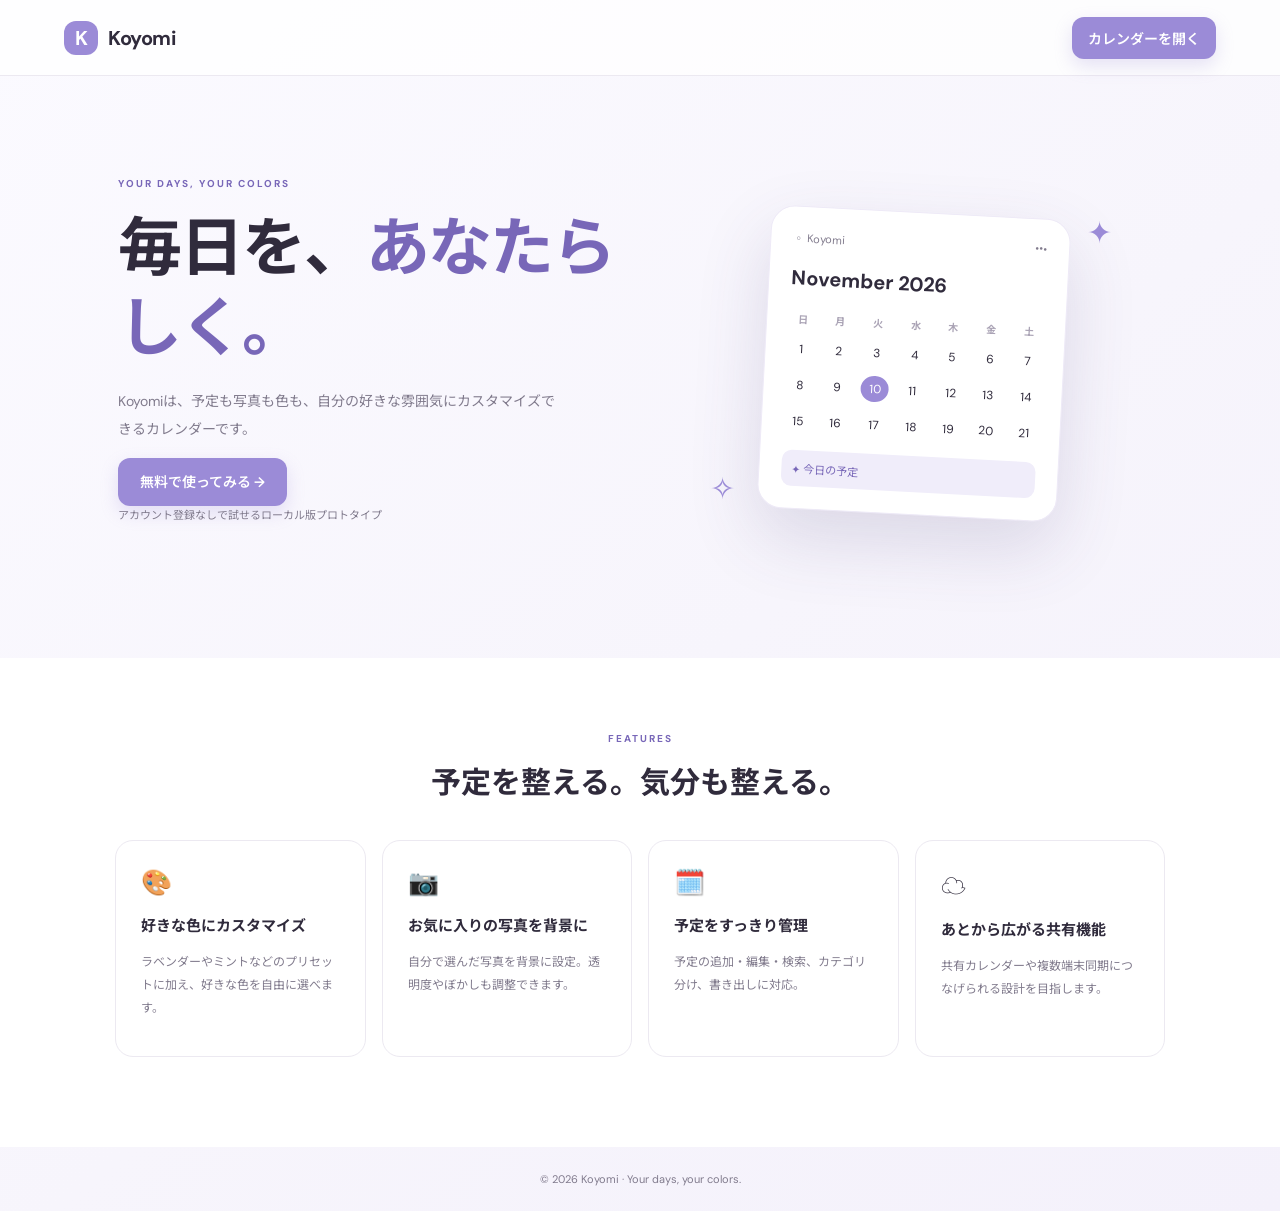
<file: index.html>
<!doctype html>
<html lang="ja">
<head>
  <meta charset="utf-8"><meta name="viewport" content="width=device-width, initial-scale=1">
  <meta name="theme-color" content="#9b8bd7"><title>Koyomi - あなたらしいカレンダー</title>
  <link rel="stylesheet" href="styles.css">
</head>
<body class="landing">
  <header class="site-header"><a class="brand" href="index.html"><span class="brand-mark">K</span>Koyomi</a><a class="button button-primary" href="calendar.html">カレンダーを開く</a></header>
  <main class="hero">
    <div class="hero-copy"><span class="eyebrow">YOUR DAYS, YOUR COLORS</span><h1>毎日を、<em>あなたらしく。</em></h1>
      <p>Koyomiは、予定も写真も色も、自分の好きな雰囲気にカスタマイズできるカレンダーです。</p>
      <a class="button button-primary button-large" href="calendar.html">無料で使ってみる <span>→</span></a>
      <p class="fine-print">アカウント登録なしで試せるローカル版プロトタイプ</p>
    </div>
    <div class="hero-art"><div class="art-orbit"></div><div class="mini-calendar"><div class="mini-top"><span>◦  Koyomi</span><span>•••</span></div><div class="mini-month">November 2026</div><div class="mini-grid"><b>日</b><b>月</b><b>火</b><b>水</b><b>木</b><b>金</b><b>土</b><span>1</span><span>2</span><span>3</span><span>4</span><span>5</span><span>6</span><span>7</span><span>8</span><span>9</span><span class="selected">10</span><span>11</span><span>12</span><span>13</span><span>14</span><span>15</span><span>16</span><span>17</span><span>18</span><span>19</span><span>20</span><span>21</span></div><div class="mini-event">✦  今日の予定</div></div><span class="sparkle s1">✦</span><span class="sparkle s2">✧</span></div>
  </main>
  <section class="feature-section"><span class="eyebrow">FEATURES</span><h2>予定を整える。気分も整える。</h2><div class="feature-grid">
    <article class="feature-card"><div class="feature-icon">🎨</div><h3>好きな色にカスタマイズ</h3><p>ラベンダーやミントなどのプリセットに加え、好きな色を自由に選べます。</p></article>
    <article class="feature-card"><div class="feature-icon">📷</div><h3>お気に入りの写真を背景に</h3><p>自分で選んだ写真を背景に設定。透明度やぼかしも調整できます。</p></article>
    <article class="feature-card"><div class="feature-icon">🗓️</div><h3>予定をすっきり管理</h3><p>予定の追加・編集・検索、カテゴリ分け、書き出しに対応。</p></article>
    <article class="feature-card"><div class="feature-icon">☁️</div><h3>あとから広がる共有機能</h3><p>共有カレンダーや複数端末同期につなげられる設計を目指します。</p></article>
  </div></section>
  <footer class="site-footer">© 2026 Koyomi · Your days, your colors.</footer>
</body></html>
</file>
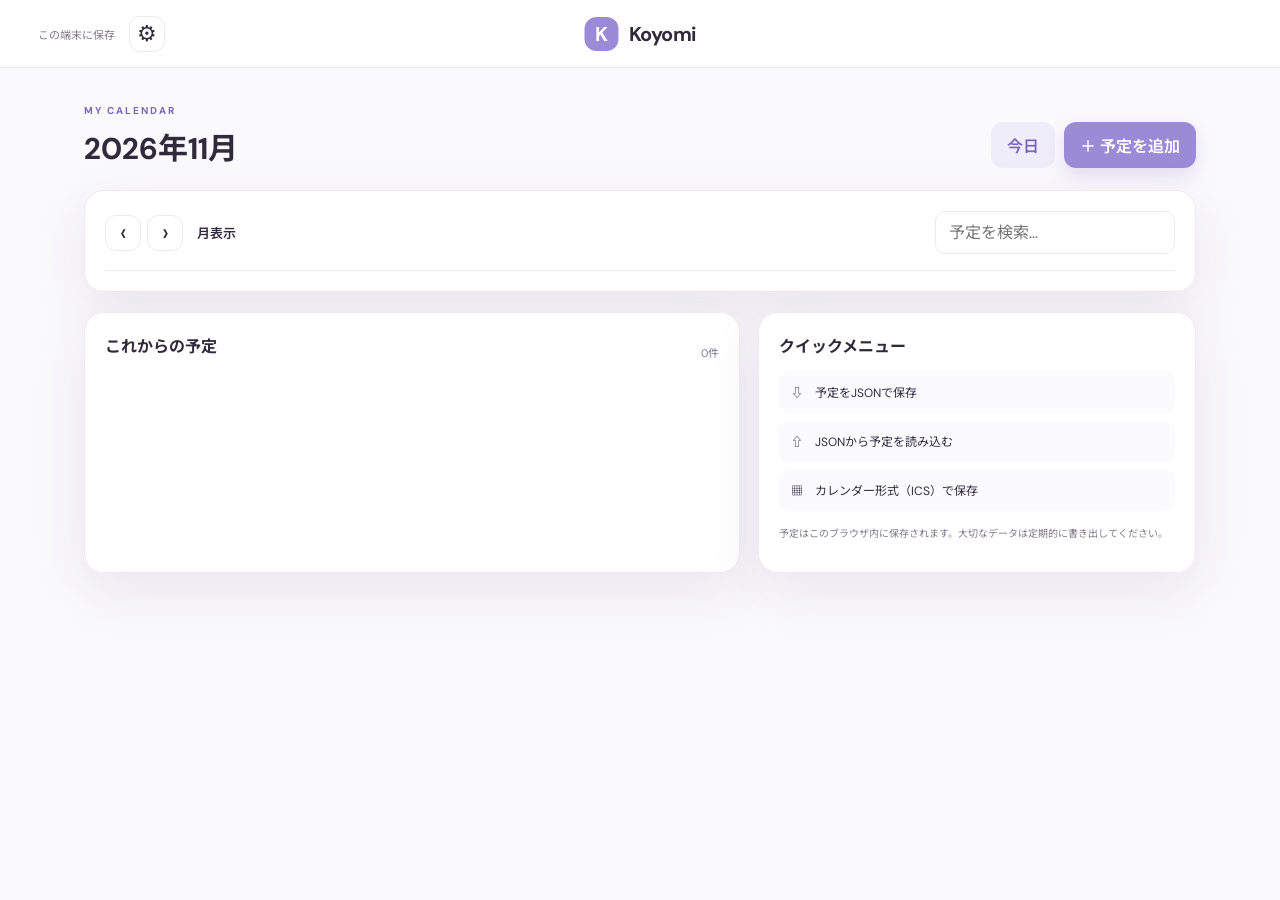
<file: calendar.html>
<!doctype html>
<html lang="ja">
<head>
<meta charset="utf-8"><meta name="viewport" content="width=device-width, initial-scale=1"><meta name="theme-color" content="#9b8bd7">
<title>Koyomi カレンダー</title><link rel="stylesheet" href="styles.css">
</head>
<body class="app-body">
<header class="app-header"><a class="brand" href="index.html"><span class="brand-mark">K</span>Koyomi</a><div class="header-actions"><span class="save-indicator" id="saveIndicator">この端末に保存</span><button class="icon-button" id="openSettings" aria-label="設定">⚙</button></div></header>
<main class="app-shell" id="appShell">
  <section class="toolbar">
    <div><div class="eyebrow">MY CALENDAR</div><h1 id="monthHeading">2026年11月</h1></div>
    <div class="toolbar-actions"><button class="button button-soft" id="todayBtn">今日</button><button class="button button-primary" id="addEventBtn">＋ 予定を追加</button></div>
  </section>
  <section class="calendar-panel">
    <div class="calendar-controls"><div class="month-nav"><button class="icon-button" id="prevMonth" aria-label="前の月">‹</button><button class="icon-button" id="nextMonth" aria-label="次の月">›</button></div><div class="view-label">月表示</div><input id="searchInput" class="search-input" placeholder="予定を検索…" aria-label="予定を検索"></div>
    <div class="calendar-grid" id="calendarGrid"></div>
  </section>
  <section class="below-grid"><div class="upcoming-panel"><div class="section-heading"><h2>これからの予定</h2><span class="muted" id="eventCount">0件</span></div><div id="upcomingList" class="upcoming-list"></div></div>
  <aside class="quick-panel"><h2>クイックメニュー</h2><button class="quick-link" id="exportBtn">⇩　予定をJSONで保存</button><label class="quick-link file-label">⇧　JSONから予定を読み込む<input type="file" id="importInput" accept="application/json"></label><button class="quick-link" id="icsBtn">▦　カレンダー形式（ICS）で保存</button><p class="tip">予定はこのブラウザ内に保存されます。大切なデータは定期的に書き出してください。</p></aside></section>
</main>
<div class="modal-backdrop" id="eventModal" hidden><section class="modal" role="dialog" aria-modal="true" aria-labelledby="eventModalTitle"><div class="modal-head"><h2 id="eventModalTitle">予定を追加</h2><button class="icon-button" data-close="eventModal">×</button></div><form id="eventForm"><input type="hidden" id="eventId"><label>予定のタイトル<input id="eventTitle" required maxlength="100" placeholder="例：友だちとカフェ"></label><div class="form-row"><label>日付<input type="date" id="eventDate" required></label><label>開始時刻<input type="time" id="eventTime"></label></div><div class="form-row"><label>カテゴリ<select id="eventCategory"><option>プライベート</option><option>学校</option><option>仕事</option><option>家族</option><option>その他</option></select></label><label>色<input type="color" id="eventColor" value="#9b8bd7"></label></div><label>場所<input id="eventLocation" maxlength="120" placeholder="場所・住所（任意）"></label><label>メモ<textarea id="eventMemo" rows="3" maxlength="1000" placeholder="メモを入力…"></textarea></label><label class="check-label"><input type="checkbox" id="eventAllDay"> 終日</label><div class="modal-actions"><button type="button" class="button button-danger" id="deleteEventBtn" hidden>削除</button><span></span><button type="button" class="button button-soft" data-close="eventModal">キャンセル</button><button class="button button-primary" type="submit">保存する</button></div></form></section></div>
<div class="modal-backdrop" id="settingsModal" hidden><section class="modal settings-modal" role="dialog" aria-modal="true" aria-labelledby="settingsTitle"><div class="modal-head"><div><div class="eyebrow">PERSONALIZE</div><h2 id="settingsTitle">表示・テーマ設定</h2></div><button class="icon-button" data-close="settingsModal">×</button></div>
<div class="settings-tabs"><button class="tab active" data-tab="appearance">テーマ・写真</button><button class="tab" data-tab="display">表示設定</button><button class="tab" data-tab="data">データ</button></div>
<div class="tab-content" id="tab-appearance"><h3>テーマカラー</h3><p class="muted">アプリ全体のアクセントカラーを変更できます。</p><div class="swatches" id="swatches"></div><label>好きな色を選ぶ<div class="color-picker-row"><input type="color" id="customColor" value="#9b8bd7"><span id="colorValue">#9b8bd7</span></div></label><hr><h3>背景写真</h3><p class="muted">自分の写真をカレンダーの背景に設定できます。写真はこの端末内に保存されます。</p><label class="upload-box">📷 写真を選ぶ<input type="file" id="backgroundInput" accept="image/*"></label><div class="photo-preview" id="photoPreview"><span>写真はまだ設定されていません</span></div><label>写真の透明度 <input type="range" id="photoOpacity" min="5" max="45" value="18"></label><label>ぼかし <input type="range" id="photoBlur" min="0" max="12" value="0"></label><button class="button button-soft" id="clearPhoto">写真を解除</button><hr><h3>文字の雰囲気</h3><label>文字サイズ<select id="fontScale"><option value="small">小さめ</option><option value="normal" selected>標準</option><option value="large">大きめ</option></select></label></div>
<div class="tab-content" id="tab-display" hidden><h3>カレンダー表示</h3><label class="setting-check"><input type="checkbox" id="showWeekends" checked> 土日を色分けする</label><label class="setting-check"><input type="checkbox" id="showOutside" checked> 前後の月の日付も表示する</label><label class="setting-check"><input type="checkbox" id="compactMode"> コンパクト表示</label><label>週の開始日<select id="weekStart"><option value="0">日曜日</option><option value="1">月曜日</option></select></label><p class="tip">表示設定はこの端末に保存されます。</p></div>
<div class="tab-content" id="tab-data" hidden><h3>データ管理</h3><p>予定データをJSON形式でバックアップできます。写真やテーマ設定はJSONには含まれません。</p><button class="button button-soft" id="settingsExport">予定をバックアップ</button><label class="upload-box">バックアップを読み込む<input type="file" id="settingsImport" accept="application/json"></label><button class="button button-danger" id="clearAllEvents">すべての予定を削除</button><p class="tip">この試作版ではログイン・クラウド同期・招待リンクによる共有はまだ有効ではありません。複数端末での同期にはサーバー機能の追加が必要です。</p></div>
<div class="modal-actions"><span class="muted" id="settingsStatus">変更は自動保存されます</span><button class="button button-primary" data-close="settingsModal">完了</button></div>
</section></div>
<div class="toast" id="toast" role="status"></div>
<script src="app.js"></script>
</body></html>
</file>
<file: styles.css>
@import url('https://fonts.googleapis.com/css2?family=DM+Sans:wght@400;500;600;700&family=Noto+Sans+JP:wght@400;500;600;700&display=swap');
:root{--accent:#9b8bd7;--accent-dark:#7867b8;--accent-soft:#f0edfa;--ink:#302b3c;--muted:#817b8d;--line:#ece9f1;--surface:#fff;--page:#faf9fc;--shadow:0 18px 55px rgba(65,48,100,.09);--font-scale:1}
*{box-sizing:border-box}body{margin:0;background:var(--page);color:var(--ink);font-family:"DM Sans","Noto Sans JP",sans-serif;font-size:calc(14px * var(--font-scale))}button,input,select,textarea{font:inherit}button{cursor:pointer}a{color:inherit;text-decoration:none}.brand{display:flex;align-items:center;gap:10px;font-weight:700;font-size:20px;letter-spacing:-.5px}.brand-mark{display:grid;place-items:center;width:34px;height:34px;border-radius:12px;background:var(--accent);color:white;font-weight:700}.site-header,.app-header{height:76px;padding:0 max(5vw,24px);display:flex;align-items:center;justify-content:space-between;background:rgba(255,255,255,.8);border-bottom:1px solid var(--line)}.button{border:0;border-radius:12px;padding:11px 16px;font-weight:600;transition:.2s}.button:hover{transform:translateY(-1px);filter:brightness(.98)}.button-primary{background:var(--accent);color:white;box-shadow:0 7px 18px color-mix(in srgb,var(--accent) 24%,transparent)}.button-soft{background:var(--accent-soft);color:var(--accent-dark)}.button-danger{background:#fff0f1;color:#c45a68}.button-large{padding:15px 22px}.eyebrow{font-size:10px;letter-spacing:2px;color:var(--accent-dark);font-weight:700}.landing{background:linear-gradient(140deg,#fbfaff,#f7f5fc 55%,#f4f1fb)}.hero{max-width:1100px;margin:0 auto;padding:92px 28px 100px;display:grid;grid-template-columns:1fr 1fr;align-items:center;gap:50px;min-height:560px}.hero h1{font-size:clamp(40px,5vw,64px);line-height:1.25;letter-spacing:-2px;margin:18px 0}.hero h1 em{font-style:normal;color:var(--accent-dark)}.hero-copy>p{max-width:440px;color:var(--muted);line-height:2;margin-bottom:28px}.fine-print{font-size:11px!important;margin-top:13px!important}.hero-art{height:390px;position:relative;display:grid;place-items:center}.art-orbit{position:absolute;width:340px;height:340px;border-radius:50%;background:radial-gradient(circle,#e8e1fa,#f0edfa 60%,transparent 61%)}.mini-calendar{position:relative;width:300px;padding:22px;background:white;border:1px solid #eeeaf7;border-radius:24px;box-shadow:0 28px 70px rgba(77,61,120,.16);transform:rotate(3deg)}.mini-top{display:flex;justify-content:space-between;color:var(--muted);font-size:11px}.mini-month{font-size:20px;font-weight:700;margin:20px 0}.mini-grid{display:grid;grid-template-columns:repeat(7,1fr);gap:10px;text-align:center;font-size:12px}.mini-grid b{color:#aaa3b5;font-size:10px}.mini-grid span{padding:5px 0}.mini-grid .selected{background:var(--accent);color:white;border-radius:50%}.mini-event{margin-top:16px;padding:10px;background:var(--accent-soft);color:var(--accent-dark);border-radius:10px;font-size:11px}.sparkle{position:absolute;color:var(--accent);font-size:30px}.s1{top:45px;right:50px}.s2{bottom:50px;left:45px}.feature-section{padding:70px 6vw 90px;background:#fff;text-align:center}.feature-section h2{font-size:30px;margin:12px 0 38px}.feature-grid{max-width:1050px;margin:auto;display:grid;grid-template-columns:repeat(4,1fr);gap:16px;text-align:left}.feature-card{padding:25px;border:1px solid var(--line);border-radius:18px;background:white}.feature-icon{font-size:25px}.feature-card h3{font-size:15px}.feature-card p{font-size:12px;color:var(--muted);line-height:1.9}.site-footer{text-align:center;padding:25px;color:var(--muted);font-size:11px}
.app-body{min-height:100vh;background:var(--page)}.app-header{height:68px}.header-actions{display:flex;align-items:center;gap:14px}.save-indicator,.muted{color:var(--muted);font-size:11px}.icon-button{width:36px;height:36px;border:1px solid var(--line);border-radius:11px;background:#fff;color:var(--ink);font-size:22px;line-height:1}.app-shell{max-width:1160px;margin:0 auto;padding:36px 24px 70px;position:relative}.app-shell:before{content:"";position:fixed;inset:68px 0 0;z-index:-1;pointer-events:none;background-image:var(--photo-url);background-size:cover;background-position:center;filter:blur(var(--photo-blur,0px));opacity:var(--photo-opacity,0);}.toolbar{display:flex;justify-content:space-between;align-items:end;margin-bottom:22px}.toolbar h1{font-size:30px;margin:7px 0 0}.toolbar-actions{display:flex;gap:9px}.calendar-panel,.upcoming-panel,.quick-panel{background:rgba(255,255,255,.94);border:1px solid var(--line);border-radius:20px;box-shadow:var(--shadow);backdrop-filter:blur(10px)}.calendar-panel{padding:20px}.calendar-controls{display:flex;align-items:center;gap:14px;margin-bottom:16px}.month-nav{display:flex;gap:6px}.month-nav .icon-button{font-size:25px}.view-label{font-weight:600;font-size:13px}.search-input{margin-left:auto;width:min(240px,40%);padding:10px 13px;border:1px solid var(--line);border-radius:10px;outline:none}.search-input:focus,input:focus,textarea:focus,select:focus{border-color:var(--accent);outline:2px solid color-mix(in srgb,var(--accent) 15%,transparent)}.calendar-grid{display:grid;grid-template-columns:repeat(7,minmax(0,1fr));border-top:1px solid var(--line);border-left:1px solid var(--line);border-radius:12px;overflow:hidden}.weekday{padding:12px 4px;text-align:center;background:#fbfaff;color:var(--muted);font-size:11px;font-weight:700;border-right:1px solid var(--line);border-bottom:1px solid var(--line)}.weekday.weekend{color:var(--accent-dark)}.day-cell{min-height:112px;padding:8px;border-right:1px solid var(--line);border-bottom:1px solid var(--line);background:rgba(255,255,255,.88);cursor:pointer;transition:.15s}.day-cell:hover{background:var(--accent-soft)}.day-cell.outside{background:rgba(250,249,252,.7);color:#c5c0cc}.day-cell.today .day-number{background:var(--accent);color:white}.day-number{display:grid;place-items:center;width:25px;height:25px;border-radius:50%;font-size:11px;font-weight:600}.day-events{display:grid;gap:4px;margin-top:5px}.event-chip{border:0;border-radius:5px;padding:4px 6px;text-align:left;font-size:10px;white-space:nowrap;overflow:hidden;text-overflow:ellipsis;background:var(--chip,#eee9fa);color:var(--chip-text,#62528d)}.below-grid{display:grid;grid-template-columns:1.5fr 1fr;gap:18px;margin-top:20px}.upcoming-panel,.quick-panel{padding:20px}.section-heading{display:flex;align-items:center;justify-content:space-between}.section-heading h2,.quick-panel h2{font-size:16px;margin:0 0 14px}.upcoming-list{display:grid;gap:8px}.upcoming-item{display:flex;align-items:center;gap:12px;padding:10px;border-radius:12px;background:#fbfaff}.event-dot{width:9px;height:34px;border-radius:9px;background:var(--event-color)}.upcoming-item strong{font-size:12px}.upcoming-item small{display:block;color:var(--muted);margin-top:3px;font-size:10px}.quick-link{display:block;width:100%;text-align:left;border:0;background:#fbfaff;padding:12px;border-radius:10px;margin:7px 0;color:var(--ink);font-size:12px}.quick-link:hover{background:var(--accent-soft)}.file-label{cursor:pointer}.file-label input,.upload-box input{display:none}.tip{font-size:10px;line-height:1.7;color:var(--muted);margin-top:14px}.modal-backdrop{position:fixed;inset:0;background:rgba(35,29,48,.38);z-index:10;display:grid;place-items:center;padding:18px;backdrop-filter:blur(4px)}.modal-backdrop[hidden]{display:none}.modal{width:min(520px,100%);max-height:90vh;overflow:auto;background:white;border-radius:20px;padding:24px;box-shadow:0 25px 80px rgba(25,15,45,.25)}.settings-modal{width:min(590px,100%)}.modal-head{display:flex;justify-content:space-between;align-items:center;margin-bottom:18px}.modal-head h2{font-size:20px;margin:4px 0}.modal form{display:grid;gap:13px}.modal label{display:grid;gap:6px;font-size:12px;font-weight:600}.modal input:not([type=checkbox]):not([type=color]):not([type=range]),.modal select,.modal textarea{width:100%;padding:10px 11px;border:1px solid var(--line);border-radius:9px;background:#fff;color:var(--ink)}.modal input[type=color]{width:48px;height:38px;border:0;background:none}.modal input[type=range]{width:100%;accent-color:var(--accent)}.form-row{display:grid;grid-template-columns:1fr 1fr;gap:12px}.check-label{display:flex!important;align-items:center;gap:8px}.modal-actions{display:flex;align-items:center;gap:8px;margin-top:20px}.modal-actions>span:first-child{flex:1}.settings-tabs{display:flex;gap:6px;border-bottom:1px solid var(--line);margin-bottom:18px}.tab{border:0;background:transparent;padding:10px 12px;color:var(--muted);font-size:12px;border-bottom:2px solid transparent}.tab.active{color:var(--accent-dark);border-color:var(--accent);font-weight:700}.tab-content h3{font-size:14px;margin:14px 0 7px}.tab-content>p{font-size:11px;line-height:1.7}.tab-content hr{border:0;border-top:1px solid var(--line);margin:20px 0}.swatches{display:flex;gap:10px;flex-wrap:wrap;margin:12px 0 18px}.swatch{width:31px;height:31px;border-radius:50%;border:3px solid white;box-shadow:0 0 0 1px #ddd;cursor:pointer}.swatch.active{box-shadow:0 0 0 2px var(--accent-dark)}.color-picker-row{display:flex;align-items:center;gap:10px}.upload-box{display:inline-flex!important;width:max-content;padding:10px 14px;border:1px dashed var(--accent);border-radius:10px;color:var(--accent-dark);cursor:pointer;margin:6px 0}.photo-preview{height:115px;border-radius:12px;background:#f6f4fa;display:grid;place-items:center;color:var(--muted);font-size:11px;margin:10px 0 14px;background-size:cover;background-position:center}.setting-check{display:flex!important;align-items:center;gap:9px;margin:14px 0}.toast{position:fixed;bottom:24px;left:50%;transform:translate(-50%,20px);padding:11px 16px;background:#302b3c;color:white;border-radius:10px;font-size:12px;opacity:0;pointer-events:none;transition:.2s;z-index:20}.toast.show{opacity:1;transform:translate(-50%,0)}.empty-state{padding:20px;text-align:center;color:var(--muted);font-size:12px}.compact .day-cell{min-height:78px}.compact .event-chip{font-size:9px;padding:3px 4px}
@media(max-width:760px){.hero{grid-template-columns:1fr;padding-top:55px;text-align:center;gap:10px}.hero-copy>p{margin-left:auto;margin-right:auto}.hero-art{height:310px}.feature-grid{grid-template-columns:repeat(2,1fr)}.app-shell{padding:25px 12px 45px}.toolbar{align-items:start;gap:12px;flex-direction:column}.toolbar h1{font-size:25px}.toolbar-actions{width:100%}.toolbar-actions .button{flex:1}.calendar-panel{padding:10px}.calendar-controls{gap:7px;flex-wrap:wrap}.search-input{width:100%;order:2}.day-cell{min-height:78px;padding:5px 3px}.day-number{width:21px;height:21px}.event-chip{font-size:9px;padding:3px}.below-grid{grid-template-columns:1fr}.weekday{padding:9px 2px;font-size:10px}.modal{padding:18px}.save-indicator{display:none}}
@media(max-width:420px){.feature-grid{grid-template-columns:1fr}.hero h1{font-size:39px}.day-cell{min-height:68px}.event-chip{max-width:100%}.brand{font-size:18px}}

/* Koyomi responsive app shell v3 */
html{touch-action:manipulation;-webkit-text-size-adjust:100%;text-size-adjust:100%}
input,select,textarea,button{font-size:16px;touch-action:manipulation}
.app-header{position:sticky;top:0;z-index:8;justify-content:space-between;padding:0 max(3vw,16px);gap:14px}
.app-header>.brand{position:absolute;left:50%;transform:translateX(-50%)}
.hamburger{display:flex;flex-direction:column;justify-content:center;gap:5px;padding:8px}
.hamburger span{display:block;width:18px;height:2px;border-radius:2px;background:var(--ink)}
.header-add{padding:9px 13px}
.calendar-only{max-width:1320px;padding:24px 20px 55px}
.calendar-only .calendar-panel{padding:clamp(10px,2vw,22px)}
.calendar-only .day-cell{min-height:clamp(88px,11vw,145px);padding:clamp(5px,1vw,10px)}
.calendar-only .event-chip{font-size:clamp(10px,.9vw,12px)}
.month-jump{display:flex;align-items:center;gap:5px;margin-left:5px;font-size:12px;color:var(--muted)}
.month-jump select{border:1px solid var(--line);border-radius:9px;background:#fff;padding:8px 7px;color:var(--ink);font-size:14px}
.mobile-hint{display:none;color:var(--muted);font-size:11px;padding:12px 4px}
.drawer-scrim{position:fixed;inset:0;background:rgba(25,20,35,.35);z-index:19}
.drawer{position:fixed;z-index:20;inset:0 auto 0 0;width:min(330px,86vw);background:#fff;box-shadow:18px 0 55px rgba(35,25,60,.16);padding:20px;display:flex;flex-direction:column;transform:translateX(-105%);transition:transform .25s ease}
.drawer.open{transform:translateX(0)}
.drawer-top{display:flex;align-items:center;justify-content:space-between;margin-bottom:24px}
.account-card{display:flex;align-items:center;gap:12px;padding:14px;background:var(--accent-soft);border-radius:14px;margin-bottom:18px}
.avatar{width:40px;height:40px;border-radius:50%;display:grid;place-items:center;background:var(--accent);color:white;font-weight:700}
.account-card strong,.account-card small{display:block}.account-card strong{font-size:13px}.account-card small{font-size:10px;color:var(--muted);margin-top:3px}
.drawer-nav{display:grid;gap:5px}.drawer-item{display:block;width:100%;padding:13px 12px;border:0;border-radius:10px;text-align:left;background:transparent;color:var(--ink);font-size:14px;cursor:pointer}
.drawer-item:hover{background:var(--accent-soft);color:var(--accent-dark)}
.drawer-file input{display:none}.drawer-bottom{margin-top:auto;padding:15px 4px}
.calendar-only .below-grid{grid-template-columns:1fr;margin-top:16px}
.calendar-only .upcoming-panel{padding:14px 18px}
.calendar-only .upcoming-list{grid-template-columns:repeat(2,minmax(0,1fr))}
.auth-actions{display:flex;gap:8px;margin:12px 0}.auth-actions>*{flex:1}.google-button{width:100%;border:1px solid var(--line);background:#fff;color:var(--ink);margin:5px 0 10px}
.account-modal>label{display:grid;gap:6px;font-size:12px;margin:12px 0}
.home-hero{max-width:1160px;margin:auto;padding:70px 28px 62px;display:grid;grid-template-columns:1fr 1fr;align-items:center;gap:45px;min-height:560px}
.hero-buttons{display:flex;gap:10px;flex-wrap:wrap}.home-trust{display:flex;gap:15px;flex-wrap:wrap;margin-top:24px;color:var(--muted);font-size:10px}
.home-highlights{max-width:1100px;margin:0 auto 70px;padding:0 24px;display:grid;grid-template-columns:repeat(3,1fr);gap:15px}
.home-highlights>div{padding:23px;border-radius:16px;background:#fff;border:1px solid var(--line)}
.home-highlights strong{font-size:11px;color:var(--accent-dark);letter-spacing:1px}.home-highlights h3{font-size:15px}.home-highlights p{font-size:12px;line-height:1.8;color:var(--muted)}
.home-cta{max-width:1050px;margin:0 auto 70px;padding:30px;border-radius:22px;background:var(--accent-soft);display:flex;align-items:center;justify-content:space-between;gap:20px}
.home-cta h2{margin:8px 0;font-size:25px}.home-cta p{font-size:12px;color:var(--muted)}
@media(max-width:760px){
 .app-header{height:58px}.app-header>.brand{font-size:17px}.brand-mark{width:30px;height:30px}.save-indicator{display:none}
 .calendar-only{padding:14px 8px 38px}.calendar-only .toolbar{flex-direction:row;align-items:center;margin:0 4px 12px}.calendar-only .toolbar h1{font-size:23px}
 .desktop-add{display:none}.header-add{font-size:13px;padding:8px 10px}
 .calendar-only .calendar-panel{padding:8px;border-radius:15px}
 .calendar-only .calendar-controls{gap:6px;margin-bottom:9px}.calendar-only .month-nav{gap:3px}.calendar-only .month-nav .icon-button{width:32px;height:32px}
 .month-jump{margin-left:auto;gap:3px}.month-jump select{padding:6px 3px;font-size:13px}
 .view-label{display:none}.search-input{order:3;width:100%;padding:8px 10px;font-size:16px}
 .calendar-only .day-cell{min-height:clamp(66px,16vw,105px);padding:4px 3px}
 .calendar-only .day-number{width:22px;height:22px;font-size:11px}
 .calendar-only .event-chip{font-size:9px;line-height:1.2;padding:3px 3px;border-radius:4px}
 .calendar-only .below-grid{margin-top:10px}.calendar-only .upcoming-list{grid-template-columns:1fr}
 .mobile-hint{display:block}.home-hero{grid-template-columns:1fr;padding:48px 22px 30px;text-align:center;gap:0}.home-hero .hero-copy>p{margin-left:auto;margin-right:auto}.home-hero .hero-buttons,.home-trust{justify-content:center}.home-hero .hero-art{height:310px}
 .home-highlights{grid-template-columns:1fr;margin-bottom:45px}.home-cta{margin:0 15px 45px;display:block;text-align:center}.home-cta .button{display:inline-block;margin-top:12px}
}
@media(max-width:390px){.calendar-only .toolbar h1{font-size:20px}.month-jump{font-size:10px}.month-jump select{font-size:12px}.calendar-only .day-cell{min-height:62px}.calendar-only .event-chip{font-size:8px}.calendar-only .weekday{font-size:9px}}
</file>
